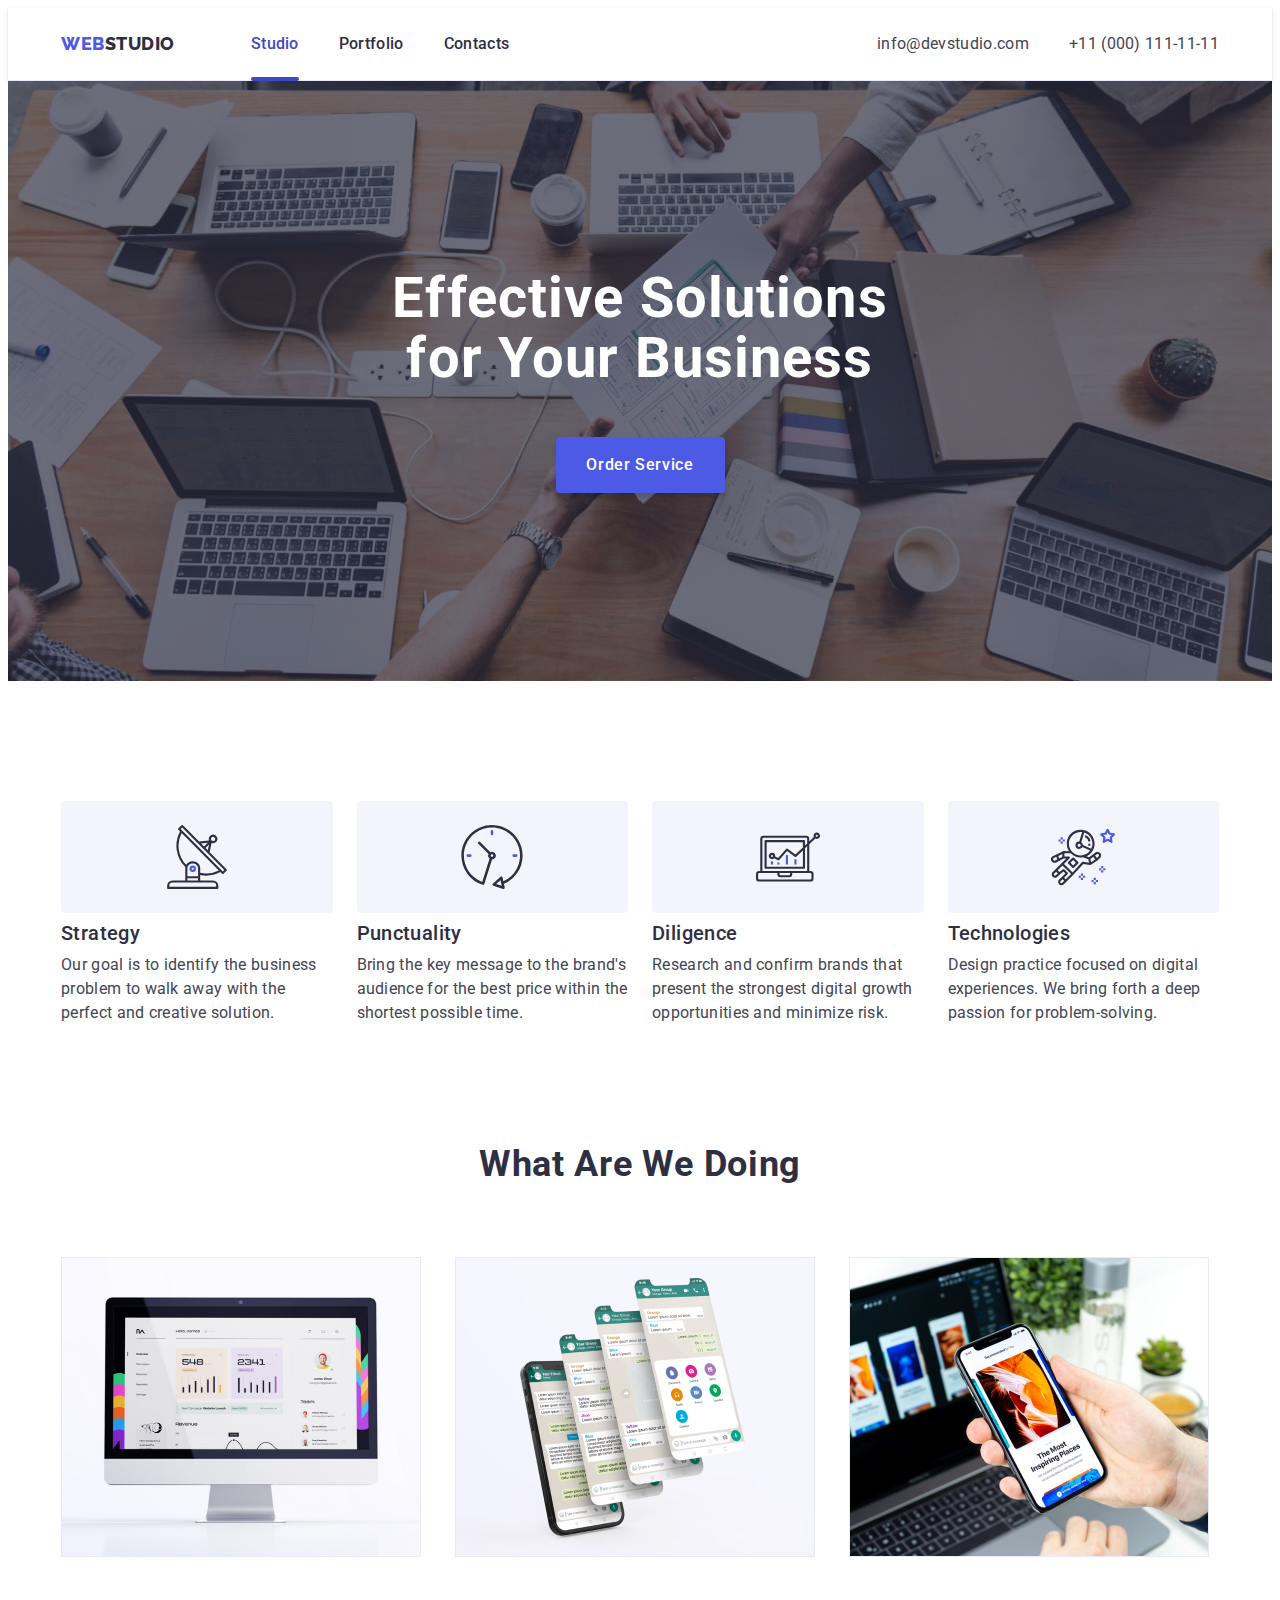
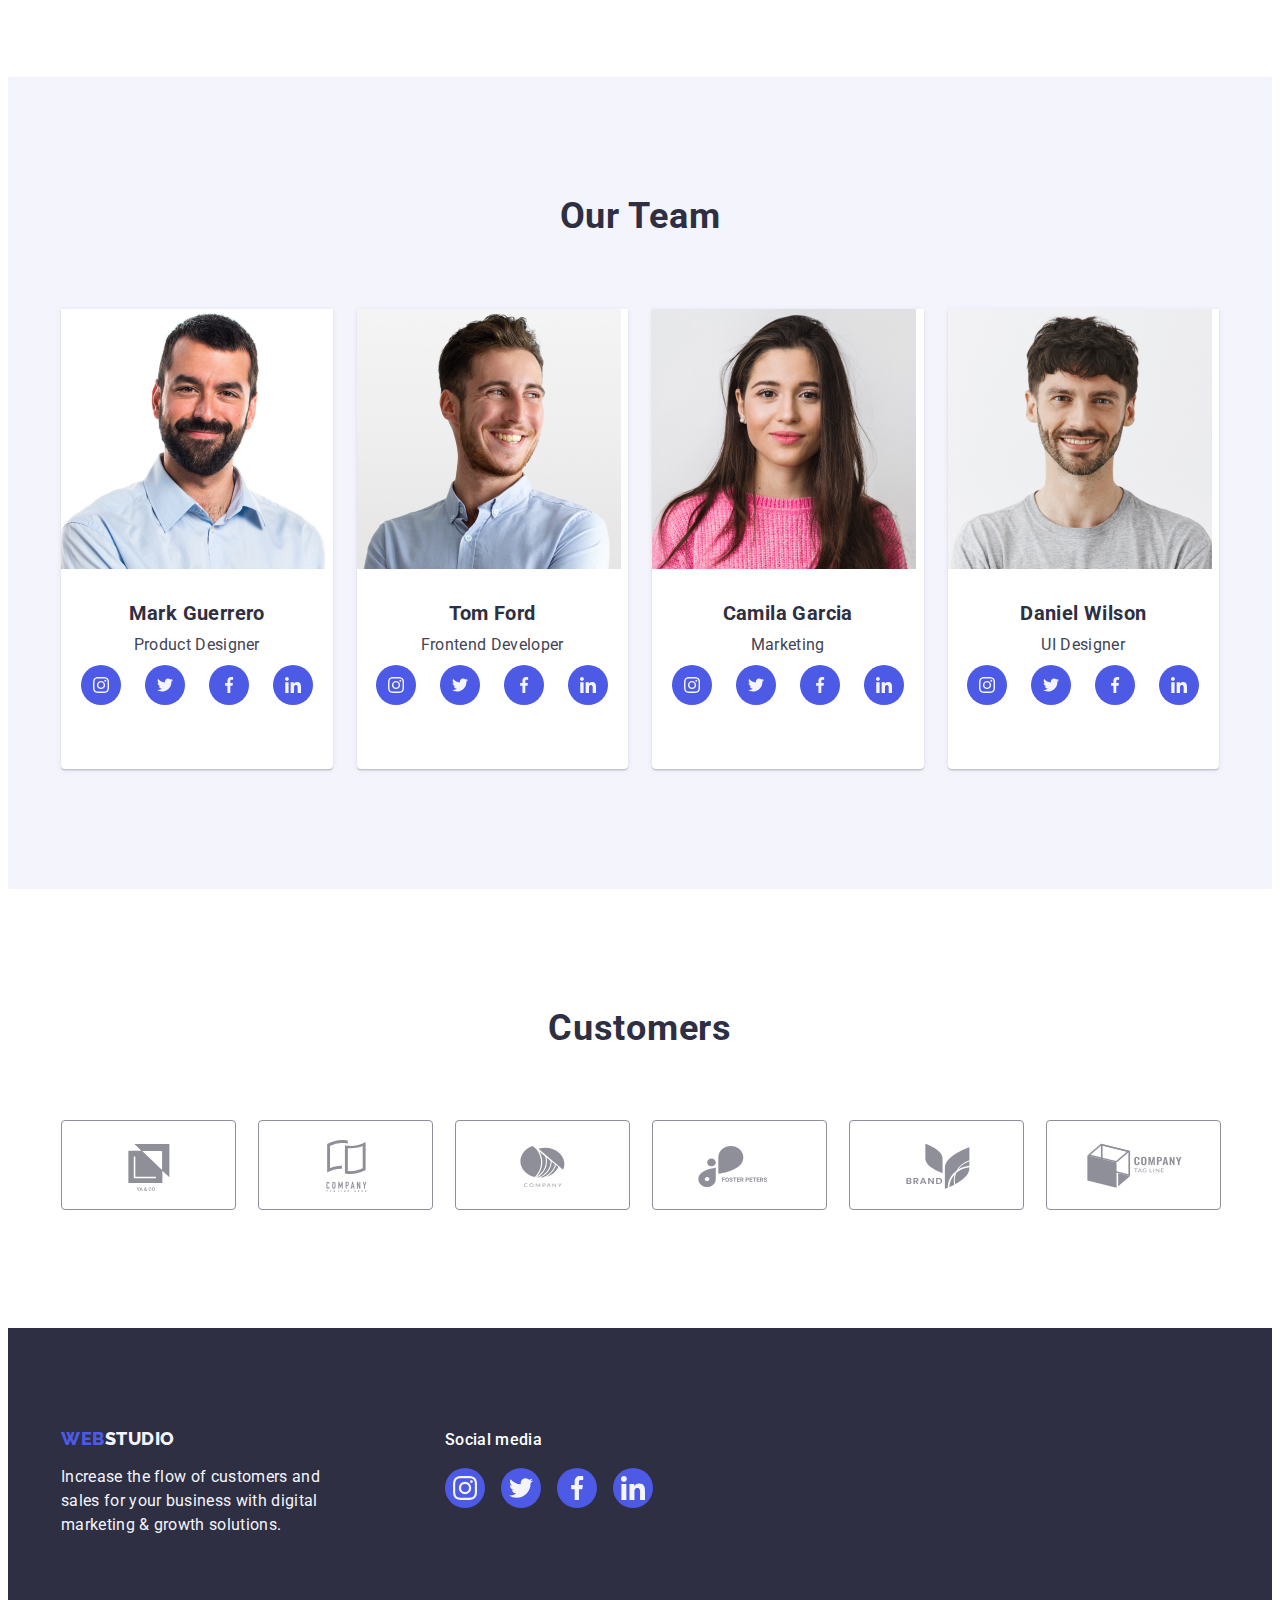
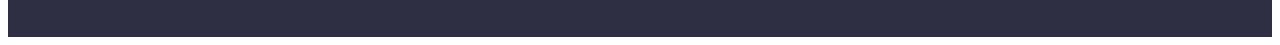
<file: index.html>
<!DOCTYPE html>
<html lang="en">
  <head>
    <meta charset="UTF-8" />
    <meta http-equiv="X-UA-Compatible" content="IE=edge" />
    <meta name="viewport" content="width=device-width, initial-scale=1.0" />
    <title>WebStudio</title>
    <link rel="preconnect" href="https://fonts.googleapis.com" />
    <link rel="preconnect" href="https://fonts.gstatic.com" crossorigin />
    <link
      href="https://fonts.googleapis.com/css2?family=Raleway:wght@800&family=Roboto:wght@400;500;700;900&display=swap"
      rel="stylesheet"
    />
    <link
      rel="stylesheet"
      href="https://cdnjs.cloudflare.com/ajax/libs/modern-normalize/1.1.0/modern-normalize.min.css"
      integrity="sha512-wpPYUAdjBVSE4KJnH1VR1HeZfpl1ub8YT/NKx4PuQ5NmX2tKuGu6U/JRp5y+Y8XG2tV+wKQpNHVUX03MfMFn9Q=="
      crossorigin="anonymous"
      referrerpolicy="no-referrer"
    />
    <link rel="stylesheet" href="./css/styles.css" />
  </head>
  <body>
    <!-- Header section -->

    <header class="header-page">
      <div class="nav-container container">
        <!-- Navigation -->
        <nav class="header-nav">
          <a href="./index.html" class="header-logo link "
            >Web<span class="logo-span">Studio</span></a
          >
          <ul class="menu-list list">
            <li class="menu-item">
              <a href="./index.html" class="menu-link link current">Studio</a>
            </li>
            <li class="menu-item">
              <a href="./portfolio.html" class="menu-link link">Portfolio</a>
            </li>
            <li class="menu-item">
              <a href="" class="menu-link link">Contacts</a>
            </li>
          </ul>
        </nav>
        <!-- Addres -->
        <address class="header-address">
          <ul class="header-address-list list">
            <li>
              <a class="link-text link" href="mailto:info@devstudio.com"
                >info@devstudio.com</a
              >
            </li>
            <li>
              <a class="link-text link" href="tel:+110001111111"
                >+11 (000) 111-11-11</a
              >
            </li>
          </ul>
        </address>
      </div>
    </header>
    <main>
                                                <!-- Hero section -->
      <section class="hero">
        <div class="hero-container container">
          <h1 class="hero-title">Effective Solutions for Your Business</h1>
          <button class="hero-button" type="button" data-modal-open>Order Service</button>
        </div>
      </section>
      <!--========================================= features section====================================== -->
      <section class="features">
        <div class="container">
          <h2 class="features" hidden>features</h2>
          <ul class="features-list list">
            <li class="features-title">
              <div class="icon">
                <svg width="64" height="64">
                  <use href="./images/icons.svg#icon-antenna"></use>
                </svg>
              </div>
              <h3 class="title-features">Strategy</h3>
              <p class="text">
                Our goal is to identify the business problem to walk away with
                the perfect and creative solution.
              </p>
            </li>
            <li class="features-title">
              <div class="icon">
                <svg width="64" height="64">
                  <use href="./images/icons.svg#icon-clock"></use>
                </svg>
              </div>
              <h3 class="title-features">Punctuality</h3>
              <p class="text">
                Bring the key message to the brand's audience for the best price
                within the shortest possible time.
              </p>
            </li>
            <li class="features-title">
              <div class="icon">
                <svg width="64" height="64">
                  <use href="./images/icons.svg#icon-diagram"></use>
                </svg>
              </div>
              <h3 class="title-features">Diligence</h3>
              <p class="text">
                Research and confirm brands that present the strongest digital
                growth opportunities and minimize risk.
              </p>
            </li>
            <li class="features-title">
              <div class="icon">
                <svg width="64" height="64">
                  <use href="./images/icons.svg#icon-astronaut"></use>
                </svg>
              </div>
              <h3 class="title-features">Technologies</h3>
              <p class="text">
                Design practice focused on digital experiences. We bring forth a
                deep passion for problem-solving.
              </p>
            </li>
          </ul>
        </div>
      </section>
      <!--========================================== Section About =======================================-->
      <section class="about">
        <div class="container">
          <h2 class="about-title title">What are we doing</h2>
          <ul class="about-list list">
            <li class="images">
              <img
                class="img"
                src="./images/img_1.jpg"
                alt="iMac"
                width="360"
                height="300"
              />
            </li>
            <li class="images">
              <img
                class="img"
                src="./images/img_2.jpg"
                alt="iPhon"
                width="360"
                height="300"
              />
            </li>
            <li class="images">
              <img
                class="img"
                src="./images/img_3.jpg"
                alt="Mac_Booc_and_iPhone"
                width="360"
                height="300"
              />
            </li>
          </ul>
        </div>
      </section>
      <!--================================= Employees section ================================================-->
      <section class="employee">
        <div class="container">
          <h2 class="employee-title-list title">Our Team</h2>
          <ul class="employee-list list">
            <li class="employee-item">
              <img
                class="img"
                src="./images/img-1.jpg"
                alt="photo"
                width="264"
                height="260"
              />
              <div class="employee-container">
                <h3 class="employee-title">Mark Guerrero</h3>
                <p class="employee-text text">Product Designer</p>
                <ul class="social-icon-list">
                  <li class="social-icon list">
                    <a href="#" class="social-icon-link">
                      <svg class="social" width="16" height="16">
                        <use href="./images/icons.svg#icon-instagram"></use>
                      </svg>
                    </a>
                  </li>
                  <li class="social-icon list">
                    <a href="#" class="social-icon-link">
                      <svg class="social" width="16" height="16">
                        <use href="./images/icons.svg#icon-twitter"></use>
                      </svg>
                    </a>
                  </li>
                  <li class="social-icon list">
                    <a href="#" class="social-icon-link">
                      <svg class="social" width="16" height="16">
                        <use href="./images/icons.svg#icon-facebook"></use>
                      </svg>
                    </a>
                  </li>
                  <li class="social-icon list">
                    <a href="#" class="social-icon-link">
                      <svg class="social" width="16" height="16">
                        <use href="./images/icons.svg#icon-linkedin"></use>
                      </svg>
                    </a>
                  </li>
                </ul>
              </div>
            </li>
            <li class="employee-item">
              <img
                class="img"
                src="./images/img-2.jpg"
                alt="photo"
                width="264"
                height="260"
              />
              <div class="employee-container">
                <h3 class="employee-title">Tom Ford</h3>
                <p class="employee-text text">Frontend Developer</p>
                <ul class="social-icon-list">
                  <li class="social-icon list">
                    <a href="#" class="social-icon-link">
                      <svg class="social" width="16" height="16">
                        <use href="./images/icons.svg#icon-instagram"></use>
                      </svg>
                    </a>
                  </li>
                  <li class="social-icon list">
                    <a href="#" class="social-icon-link">
                      <svg class="social" width="16" height="16">
                        <use href="./images/icons.svg#icon-twitter"></use>
                      </svg>
                    </a>
                  </li>
                  <li class="social-icon list">
                    <a href="#" class="social-icon-link">
                      <svg class="social" width="16" height="16">
                        <use href="./images/icons.svg#icon-facebook"></use>
                      </svg>
                    </a>
                  </li>
                  <li class="social-icon list">
                    <a href="#" class="social-icon-link">
                      <svg class="social" width="16" height="16">
                        <use href="./images/icons.svg#icon-linkedin"></use>
                      </svg>
                    </a>
                  </li>
                </ul>
              </div>
            </li>
            <li class="employee-item">
              <img
                class="img"
                src="./images/img-3.jpg"
                alt="photo"
                width="264"
                height="260"
              />
              <div class="employee-container">
                <h3 class="employee-title">Camila Garcia</h3>
                <p class="employee-text text">Marketing</p>
                <ul class="social-icon-list">
                  <li class="social-icon list">
                    <a href="#" class="social-icon-link">
                      <svg class="social" width="16" height="16">
                        <use href="./images/icons.svg#icon-instagram"></use>
                      </svg>
                    </a>
                  </li>
                  <li class="social-icon list">
                    <a href="#" class="social-icon-link">
                      <svg class="social" width="16" height="16">
                        <use href="./images/icons.svg#icon-twitter"></use>
                      </svg>
                    </a>
                  </li>
                  <li class="social-icon list">
                    <a href="#" class="social-icon-link">
                      <svg class="social" width="16" height="16">
                        <use href="./images/icons.svg#icon-facebook"></use>
                      </svg>
                    </a>
                  </li>
                  <li class="social-icon list">
                    <a href="#" class="social-icon-link">
                      <svg class="social" width="16" height="16">
                        <use href="./images/icons.svg#icon-linkedin"></use>
                      </svg>
                    </a>
                  </li>
                </ul>
              </div>
            </li>
            <li class="employee-item">
              <img
                class="img"
                src="./images/img-4.jpg"
                alt="photo"
                width="264"
                height="260"
              />
              <div class="employee-container">
                <h3 class="employee-title">Daniel Wilson</h3>
                <p class="employee-text text">UI Designer</p>
                <ul class="social-icon-list">
                  <li class="social-icon list">
                    <a href="#" class="social-icon-link">
                      <svg class="social" width="16" height="16">
                        <use href="./images/icons.svg#icon-instagram"></use>
                      </svg>
                    </a>
                  </li>
                  <li class="social-icon list">
                    <a href="#" class="social-icon-link">
                      <svg class="social" width="16" height="16">
                        <use href="./images/icons.svg#icon-twitter"></use>
                      </svg>
                    </a>
                  </li>
                  <li class="social-icon list">
                    <a href="#" class="social-icon-link">
                      <svg class="social" width="16" height="16">
                        <use href="./images/icons.svg#icon-facebook"></use>
                      </svg>
                    </a>
                  </li>
                  <li class="social-icon list">
                    <a href="#" class="social-icon-link">
                      <svg class="social" width="16" height="16">
                        <use href="./images/icons.svg#icon-linkedin"></use>
                      </svg>
                    </a>
                  </li>
                </ul>
              </div>
            </li>
          </ul>
        </div>
      </section>
      <!-- ==============================Company =======================================================-->
      <section class="company-section">
        <div class="container">
          <h2 class="title company-title">Customers</h2>
          <ul class="list company-item">
            <li class="company-logotype">
              <a class="company-link" href="#"
                ><svg class="company-icon" width="104" height="56">
                  <use href="./images/icons.svg#icon-Logo"></use>
                </svg>
              </a>
            </li>
            <li class="company-logotype">
              <a class="company-link" href="#"
                ><svg class="company-icon" width="104" height="56">
                  <use href="./images/icons.svg#icon-Logo_1"></use>
                </svg>
              </a>
            </li>
            <li class="company-logotype">
              <a class="company-link" href="#"
                ><svg class="company-icon" width="104" height="56">
                  <use href="./images/icons.svg#icon-Logo_2"></use>
                </svg>
              </a>
            </li>
            <li class="company-logotype">
              <a class="company-link" href="#"
                ><svg class="company-icon" width="104" height="56">
                  <use href="./images/icons.svg#icon-Logo_3"></use>
                </svg>
              </a>
            </li>
            <li class="company-logotype">
              <a class="company-link" href="#"
                ><svg class="company-icon" width="104" height="56">
                  <use href="./images/icons.svg#icon-Logo_4"></use>
                </svg>
              </a>
            </li>
            <li class="company-logotype">
              <a href="#" class="company-link"
                ><svg class="company-icon" width="104" height="56">
                  <use href="./images/icons.svg#icon-Logo_5"></use>
                </svg>
              </a>
            </li>
          </ul>
        </div>
      </section>
    </main>
    <!-- ============================================Footer================================================== -->
    <footer class="footer">
      <div class="footer-items-container container">
        <div class="footer-container">
          <a class="foter-logoo link" href="./index.html"
            >Web<span class="footer-span">Studio</span></a
          >
          <p class="footer-text">
            Increase the flow of customers and sales for your business with
            digital marketing & growth solutions.
          </p>
        </div>
        <div class="footer-media-container">
          <p class="social-media">Social media</p>
          <ul class="footer-icon-list list">
            <li class="footer-icons">
              <a href="" class="footer-social-link">
                <svg class="footer-social-icon" width="24" height="24">
                  <use  href="./images/icons.svg#icon-instagram"></use>
                </svg>
              </a>
            </li>
            <li class="footer-icons">
              <a href="" class="footer-social-link">
                <svg class="footer-social-icon" width="24" height="24">
                  <use href="./images/icons.svg#icon-twitter"></use>
                </svg>
              </a>
            </li>
            <li class="footer-icons">
              <a href="" class="footer-social-link">
                <svg class="footer-social-icon" width="24" height="24">
                  <use href="./images/icons.svg#icon-facebook"></use>
                </svg>
              </a>
            </li>
            <li class="footer-icons">
              <a href="" class="footer-social-link">
                <svg class="footer-social-icon" width="24" height="24">
                  <use href="./images/icons.svg#icon-linkedin"></use>
                </svg>
              </a>
            </li>
          </ul>
        </div>
      </div>
    </footer>
    <div class="backdrop is-hidden " data-modal>
      <div class="modal">
        <button type="button" class="modal-close-btn" data-modal-close>
          <svg class="modal-close-icon" width="8" height="8">
            <use href="./images/icons.svg#icon-close"></use>
          </svg>
        </button>
      </div>
    </div>
    <script src="./js/modal.js"></script>
  </body>
</html>
</file>
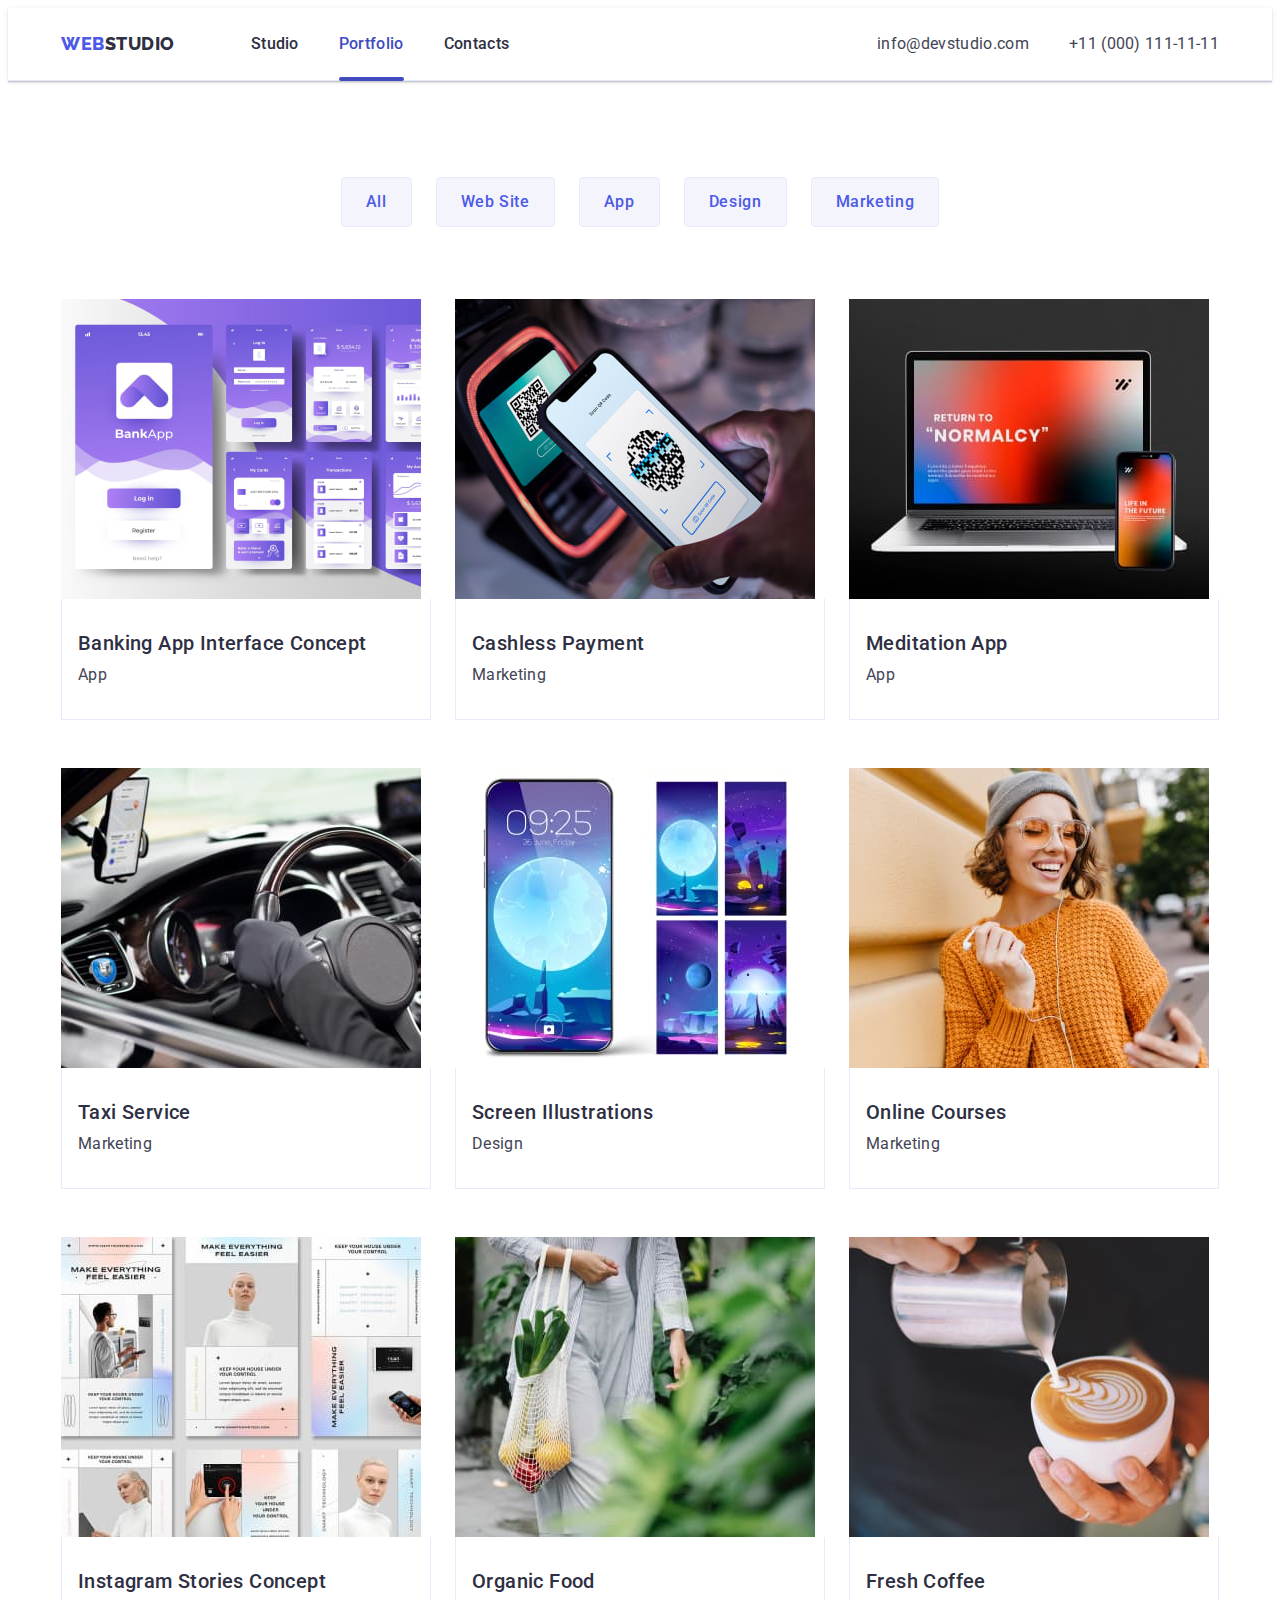
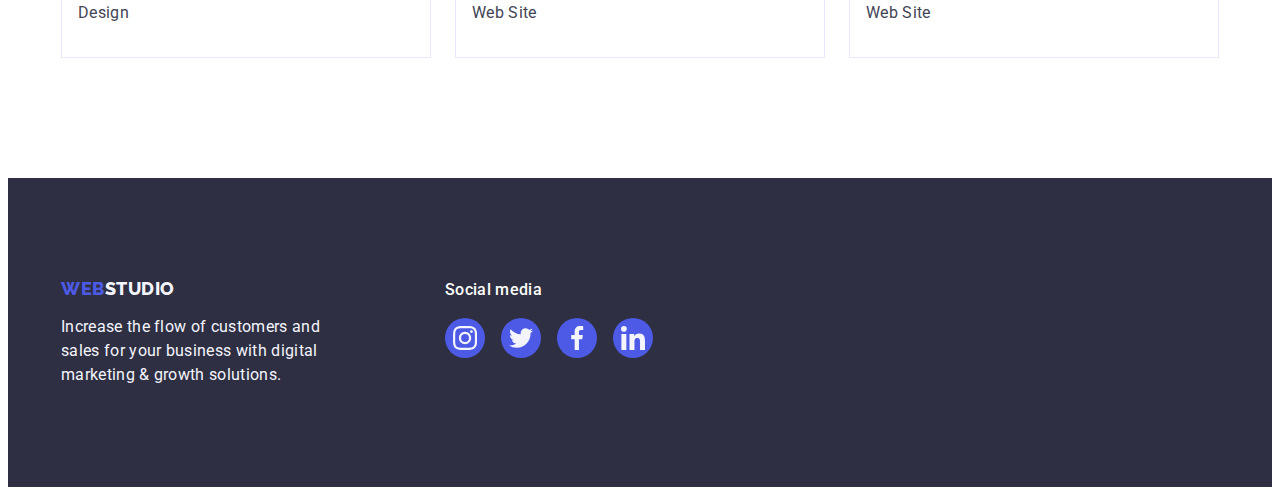
<file: portfolio.html>
<!DOCTYPE html>
<html lang="en">
  <head>
    <meta charset="UTF-8" />
    <meta http-equiv="X-UA-Compatible" content="IE=edge" />
    <meta name="viewport" content="width=device-width, initial-scale=1.0" />
    <title>WebStudio</title>
    <link rel="preconnect" href="https://fonts.googleapis.com" />
    <link rel="preconnect" href="https://fonts.gstatic.com" crossorigin />
    <link
      href="https://fonts.googleapis.com/css2?family=Raleway:wght@800&family=Roboto:wght@400;500;700;900&display=swap"
      rel="stylesheet"
    />
    <link
      rel="stylesheet"
      href="https://cdnjs.cloudflare.com/ajax/libs/modern-normalize/1.1.0/modern-normalize.min.css"
      integrity="sha512-wpPYUAdjBVSE4KJnH1VR1HeZfpl1ub8YT/NKx4PuQ5NmX2tKuGu6U/JRp5y+Y8XG2tV+wKQpNHVUX03MfMFn9Q=="
      crossorigin="anonymous"
      referrerpolicy="no-referrer"
    />
    <link rel="stylesheet" href="./css/styles.css" />
  </head>
  <body class="body">
    <!-- Header section -->
    <header class="header-page">
      <!-- Navigation -->
      <div class="nav-container container">
        <!-- Navigation -->
        <nav class="header-nav">
          <a href="./index.html" class="header-logo link"
            >Web<span class="logo-span">Studio</span></a
          >
          <ul class="menu-list list">
            <li class="menu-item">
              <a href="./index.html" class="menu-link link">Studio</a>
            </li>
            <li class="menu-item">
              <a href="./portfolio.html" class="menu-link link current">Portfolio</a>
            </li>
            <li class="menu-item">
              <a href="" class="menu-link link">Contacts</a>
            </li>
          </ul>
        </nav>
        <!-- Addres -->
        <address class="header-address">
          <ul class="header-address-list list">
            <li>
              <a class="link-text link" href="mailto:info@devstudio.com"
                >info@devstudio.com</a
              >
            </li>
            <li>
              <a class="link-text link" href="tel:+110001111111"
                >+11 (000) 111-11-11</a
              >
            </li>
          </ul>
        </address>
      </div>
    </header>
    <main>
      <section class="portfolio-section">
        <!--===================== Filters Btn ===================-->
        <div class="container">
          <h1 hidden>Portfolio></h1>
          <ul class="list portfolio-filters">
            <li>
              <button class="portfolio-btn" type="button">All</button>
            </li>
            <li>
              <button class="portfolio-btn" type="button">Web Site</button>
            </li>
            <li>
              <button class="portfolio-btn" type="button">App</button>
            </li>
            <li>
              <button class="portfolio-btn" type="button">Design</button>
            </li>
            <li>
              <button class="portfolio-btn" type="button">Marketing</button>
            </li>
          </ul>
<!-- ================================Cards================================ -->
          <ul class="list card-content">
            <li class="card-item">
              <a href="" class="link portfolio-link">
                <div class="cards-overlay">
                  <img
                  class="img"
                  src="./images/portfolio/img-1.jpg"
                  alt="Banking App Interface Concept"
                  width="360"
                  height="300"
                  />
                  <p class="text-overlay">
                    14 Stylish and User-Friendly App Design Concepts · Task Manager App · Calorie Tracker App · Exotic Fruit Ecommerce App · Cloud Storage App

                  </p>
                </div>
                
                <div class="card-info">
                  <h2 class="title portfolio-title">Banking App Interface Concept</h2>
                  <p class="text">App</p>
                </div>
               </a> 
              
            </li>
            <li class="card-item">
              <a href="" class="link portfolio-link">
                <div class="cards-overlay">
                    <img
                    class="img"
                    src="./images/portfolio/img-2.jpg"
                    alt="Cashless Payment"
                    width="360"
                    height="300"
                  />
                  <p class="text-overlay">
                    14 Stylish and User-Friendly App Design Concepts · Task Manager App · Calorie Tracker App · Exotic Fruit Ecommerce App · Cloud Storage App

                  </p>
                </div>
                
                <div class="card-info">
                  <h2 class="title portfolio-title">Cashless Payment</h2>
                  <p class="text">Marketing</p>
                            
                </div>
              </a>
            </li>
            <li class="card-item">
              <a href="" class="link portfolio-link">
                <div class="cards-overlay">
                  <img
                  class="img"
                  src="./images/portfolio/img-3.jpg"
                  alt="Meditation App"
                  width="360"
                  height="300"
                  />
                  <p class="text-overlay">
                    14 Stylish and User-Friendly App Design Concepts · Task Manager App · Calorie Tracker App · Exotic Fruit Ecommerce App · Cloud Storage App

                  </p>
                </div>
               
                <div class="card-info">
                  <h2 class="title portfolio-title">Meditation App</h2>
                  <p class="text">App</p>
              
                </div>
              </a> 
            </li>
            <li class="card-item">
              <a href="" class="link portfolio-link">
                <div class="cards-overlay">
                    <img
                    class="img"
                    src="./images/portfolio/img-4.jpg"
                    alt="Taxi Service"
                    width="360"
                    height="300"
                  />
                  <p class="text-overlay">
                    14 Stylish and User-Friendly App Design Concepts · Task Manager App · Calorie Tracker App · Exotic Fruit Ecommerce App · Cloud Storage App

                  </p>
                </div>
               
                <div class="card-info">
                  <h2 class="title portfolio-title">Taxi Service</h2>
                  <p class="text">Marketing</p>
              
                </div>
              </a> 
            </li>
            <li class="card-item">
              <a href="" class="link portfolio-link">
                <div class="cards-overlay">
                    <img
                    class="img"
                    src="./images/portfolio/img-5.jpg"
                    alt="Screen Illustrations"
                    width="360"
                    height="300"
                  />
                  <p class="text-overlay">
                    14 Stylish and User-Friendly App Design Concepts · Task Manager App · Calorie Tracker App · Exotic Fruit Ecommerce App · Cloud Storage App
                  </p>
                </div>
               
                <div class="card-info">
                  <h2 class="title portfolio-title">Screen Illustrations</h2>
                  <p class="text">Design</p>
                  
              
                </div>
              </a>
            </li>
            <li class="card-item">
              <a href="" class="link portfolio-link">
                <div class="cards-overlay">
                    <img
                    class="img"
                    src="./images/portfolio/img-6.jpg"
                    alt="Online Courses"
                    width="360"
                    height="300"
                  />
                  <p class="text-overlay">
                    14 Stylish and User-Friendly App Design Concepts · Task Manager App · Calorie Tracker App · Exotic Fruit Ecommerce App · Cloud Storage App

                  </p>
                </div>
               
                <div class="card-info">
                  <h2 class="title portfolio-title">Online Courses</h2>
                  <p class="text">Marketing</p>
                                   
                </div>
              </a>
            </li>
            <li class="card-item">
              <a href="" class="link portfolio-link">
                <div class="cards-overlay">
                    <img
                    class="img"
                    src="./images/portfolio/img-7.jpg"
                    alt="Instagram Stories Concept"
                    width="360"
                    height="300"
                  />
                  <p class="text-overlay">
                    14 Stylish and User-Friendly App Design Concepts · Task Manager App · Calorie Tracker App · Exotic Fruit Ecommerce App · Cloud Storage App

                  </p>
                </div>
               
                <div class="card-info">
                    <h2 class="title portfolio-title">Instagram Stories Concept</h2>
                    <p class="text">Design</p>
                                            
                </div>
              </a > 
            </li>
            <li class="card-item">
              <a href="" class="link portfolio-link">
                <div class="cards-overlay">
                    <img
                    class="img"
                    src="./images/portfolio/img-8.jpg"
                    alt="Organic Food"
                    width="360"
                    height="300"
                  />
                  <p class="text-overlay">
                    14 Stylish and User-Friendly App Design Concepts · Task Manager App · Calorie Tracker App · Exotic Fruit Ecommerce App · Cloud Storage App

                  </p>
                </div>
               
                <div class="card-info">
                  <h2 class="title portfolio-title">Organic Food</h2>
                  <p class="text">Web Site</p>
              
                </div>
              </a>
            </li>
            <li class="card-item">
              <a href="" class="link portfolio-link ">
                <div class="cards-overlay">
                    <img
                    class="img"
                    src="./images/portfolio/img-9.jpg"
                    alt="Fresh Coffee"
                    width="360"
                    height="300"
                  />
                  <p class="text-overlay">
                    14 Stylish and User-Friendly App Design Concepts · Task Manager App · Calorie Tracker App · Exotic Fruit Ecommerce App · Cloud Storage App

                  </p>
                </div>
               
                <div class="card-info">
                  <h2 class="title portfolio-title">Fresh Coffee</h2>
                  <p class="text">Web Site</p>
              
                </div>
              </a>  
            </li>
          </ul>
        </div>
      </section>
    </main>

    <!-- Footer -->
    <footer class="footer">
      <div class="footer-items-container container">
        <div class="footer-container">
          <a class="foter-logoo link" href="./index.html"
            >Web<span class="footer-span">Studio</span></a
          >
          <p class="footer-text">
            Increase the flow of customers and sales for your business with
            digital marketing & growth solutions.
          </p>
        </div>
        <div class="footer-media-container">
          <p class="social-media">Social media</p>
          <ul class="footer-icon-list list">
            <li class="footer-icons">
              <a href="" class="footer-social-link">
                <svg class="footer-social-icon" width="24" height="24">
                  <use  href="./images/icons.svg#icon-instagram"></use>
                </svg>
              </a>
            </li>
            <li class="footer-icons">
              <a href="" class="footer-social-link">
                <svg class="footer-social-icon" width="24" height="24">
                  <use href="./images/icons.svg#icon-twitter"></use>
                </svg>
              </a>
            </li>
            <li class="footer-icons">
              <a href="" class="footer-social-link">
                <svg class="footer-social-icon" width="24" height="24">
                  <use href="./images/icons.svg#icon-facebook"></use>
                </svg>
              </a>
            </li>
            <li class="footer-icons">
              <a href="" class="footer-social-link">
                <svg class="footer-social-icon" width="24" height="24">
                  <use href="./images/icons.svg#icon-linkedin"></use>
                </svg>
              </a>
            </li>
          </ul>
        </div>
      </div>
    </footer>
  </body>
</html>
</file>
<file: css/styles.css>
:root {
  --primary-background-color: #ffffff;
  --secondary-background-color: #2e2f42;
  --third-backgrround-color: #f4f4fd;
  --primary-text-color: #434455;
  --second-text-color: #2e2f42;
  --third-text-color: #f4f4fd;
  --left-logo-color: #4d5ae5;
}
body {
  background-color: var(--primary-background-color);
  font-family: "Roboto", sans-serif;
  color: var(--primary-text-color);
  font-family: "Roboto", sans-serif;
  letter-spacing: 0.02em;
}
.list {
  list-style: none;
  margin-top: 0;
  margin-bottom: 0;
  padding-left: 0;
}
h1,h2,h3,p {
  margin-top: 0;
  margin-bottom: 0;
}
.link {
  text-decoration: none;
}
.title {
  color: var(--second-text-color);
  letter-spacing: 0.02em;

}
.text {
  color: var(--primary-text-color);
  font-size: 16px;
  line-height: 1.5;
}
.header-page {
  max-width: 1440px;
  margin: auto;
  border-bottom: 1px solid #e7e9fc;
  padding-top: 24px;
  padding-bottom: 24px;
  box-shadow: 0px 2px 1px rgba(46, 47, 66, 0.08), 0px 1px 1px rgba(46, 47, 66, 0.16), 0px 1px 6px rgba(46, 47, 66, 0.08);
}

.header-logo {
  margin-right: 76px;
}

.header-logo,
.foter-logoo {
  font-family: "Raleway", sans-serif;
  font-weight: 800;
  font-size: 18px;
  line-height: 1.17;
  letter-spacing: 0.03em;
  text-transform: uppercase;
  color: var(--left-logo-color);
}
.logo-span {
  color: #2e2f42;
}
.footer-span {
  color: var(--third-text-color);
}
.menu-list {
  list-style: none;
  display: flex;
  gap: 40px;
  padding-left: 0;
}
.menu-link:hover,
.menu-link:focus {
  color: #404bbf;
  transition: 250ms cubic-bezier(0.4, 0, 0.2, 1);
}
.menu-link {
  position: relative;
  padding-top: 24px;
  padding-bottom: 24px;
  font-style: normal;
  font-weight: 500;
  font-size: 16px;
  line-height: 1.5;
  letter-spacing: 0.02em;
  color: #2e2f42;
}

.menu-link::after {
  
}
/* .menu-link:hover::after {
  content: '';
  bottom: -4px;
  left: 0;
  position: absolute;
  width: 100%;
  height: 4px;
  background-color: #404BBF;
  transition: 250ms;
  
  
  width: 100%;
  opacity: 1;
} */

.current::after {
  content: '';
  bottom: -4px;
  left: 0;
  position: absolute;
  width: 100%;
  height: 4px;
  background-color: #404BBF;
  transition: 250ms;
  border-radius: 2px;
}

.current {
  color: #404BBF;
}


.header-nav:hover {
  color: #404bbf;
}
.header-nav {
  text-decoration: none;
  display: flex;
  align-items: center;
 
}
.container {
  margin: 0 auto;
  padding-left: 15px;
  padding-right: 15px;
  max-width: 1158px;
}
.nav-container {
  display: flex;
  justify-content: space-between;
}
.nav-container .menu-item {
  font-weight: 500;
  font-size: 16px;
  line-height: 1.5;
  letter-spacing: 0.02em;
  color: var(--second-text-color);
}

.header-address {
  font-style: normal;
  font-weight: 400;
  font-size: 16px;
  line-height: 1.5;
  letter-spacing: 0.02em;
  color: var(--primary-text-color);
}
.header-address-list {
  display: flex;
  gap: 40px;
  padding-left: 0;
 
}
.link-text {
  font-style: normal;
  font-weight: 400;
  font-size: 16px;
  line-height: 1.5;
  letter-spacing: 0.02em;
  color: #434455;
}
.link-text:hover,
.link-text:focus {
  color: #404bbf;
  transition: 250ms cubic-bezier(0.4, 0, 0.2, 1);
}
                        /*========= Hero================ */
.hero {
  background-color: var(--secondary-background-color);
  max-width: 1440px;
  margin: auto;
  background-repeat: no-repeat;
  background-position: center;
  padding-top: 188px;
  padding-bottom: 188px;
  background-image: linear-gradient(rgba(46, 47, 66, 0.7),rgba(46, 47, 66, 0.7)), url("../images/people-office.jpg");
  background-size: cover;
}

.hero-title {
  margin-left: auto;
  margin-right: auto;
  font-weight: 700;
  font-size: 56px;
  line-height: 1.07;
  max-width: 496px;
  letter-spacing: 0.02em;
  color: var(--primary-background-color);
  margin-top: 0;
  margin-bottom: 48px;
  text-align: center;
}
.hero-button:hover,
.hero-button:focus {
  background-color: #404bbf;
  transition: 250ms cubic-bezier(0.4, 0, 0.2, 1);
}


.hero-button {
  margin-left: auto;
  margin-right: auto;
  display: block;
  min-width: 169px;
  height: 56px;
  border: none;
  font-family: "Roboto", sans-serif;
  font-weight: 500;
  font-size: 16px;
  line-height: 1.5;
  color: #ffffff;
  letter-spacing: 0.04em;
  background-color: #4d5ae5;
  cursor: pointer;
  text-align: center;
  box-shadow: 0px 4px 4px rgba(0, 0, 0, 0.15);
  border-radius: 4px;
}
                /*======================== features==================================== */
.features {
  padding-top: 120px;
  padding-bottom: 120px;
}
.icon {
  display: flex;
  align-items: center;
  justify-content: center;
  height: 112px;
  background-color: #f4f4fd;
  border-radius: 4px;
  margin-bottom: 8px;
  
}
.features-list {
  display: flex;
  gap: 24px;
  padding-left: 0;
}
.features-title {
  flex-basis: calc((100% - 72px) / 4);
}
.title-features {
  margin-top: 0;
  margin-bottom: 8px;
  font-style: normal;
  font-weight: 500;
  font-size: 20px;
  line-height: 1.2;
  letter-spacing: 0.02em;
  color: var(--second-text-color);
}
.text {
  margin-top: 0;
  margin-bottom: 0;
  font-size: 16px;
  line-height: 1.5;
  letter-spacing: 0.02em;
  color: var(--primary-text-color);
}
   /*====================================== about=========================================== */
.about {
  padding-bottom: 120px;
}
.about-title {
  margin-bottom: 72px;
  font-size: 36px;
  line-height: 1.11;
  text-align: center;
  letter-spacing: 0.02em;
  text-transform: capitalize;
  color: var(--second-text-color);
}
.about-list {
  display: flex;
  gap: 24px;
  padding-left: 0;
}
.images {
  flex-basis: calc((100% - 48px) / 3);
  width: 360px;
  height: 300px;
}
img {
  display: block;
}
.img {
  display: block;
  /* border: 1px solid #e7e9fc; */
}

/*=================================EMpLOyee======================================== */
.employee {
  background: var(--third-backgrround-color);
  padding-top: 120px;
  padding-bottom: 120px;
  max-width: 1440px;
  margin: auto;
}
.employee-title-list {
  margin-bottom: 72px;
  text-align: center;
  font-size: 36px;
  line-height: 1.11;
  letter-spacing: 0.02em;
  text-transform: capitalize;
  color: var(--second-text-color);
}
.employee-title {
  margin-top: 0;
  margin-bottom: 8px;
  font-size: 20px;
  line-height: 1.2;
  text-align: center;
  letter-spacing: 0.02em;
  text-transform: capitalize;
  color: var(--second-text-color);
}
.employee-list {
  
  display: flex;
  gap: 24px;
  padding-left: 0;
}
.employee-item {
  background-color: var(--primary-background-color);
  box-shadow: 0px 1px 6px rgba(46, 47, 66, 0.08),
    0px 1px 1px rgba(46, 47, 66, 0.16), 0px 2px 1px rgba(46, 47, 66, 0.08);
  flex-basis: calc((100% - 72px) / 4);
  height: 428px;
  padding: 0px 0px 32px;
  gap: 32px;
  border-radius: 0px 0px 4px 4px;
}
.employee-container {
  padding-top: 32px;
  padding-bottom: 32px;
  
  
}

.employee-text {
  text-align: center;
  margin-top: 0;
  margin-bottom: 8px;
}
.social-icon {
  width: 40px;
  height: 40px;

}
.social {
fill: #f4f4fd ;
}

.social-icon-link:hover,
.social-icon-link:focus {
background-color: #404BBF;
transition: 250ms cubic-bezier(0.4, 0, 0.2, 1);
}
.social-icon-link {
  height: 100%;
  width: 100%;
  background-color: #4d5ae5; 
  border-radius: 50%;
  display: flex;
  align-items: center;
  justify-content: center;
  transition-property: background-color;

} 

.social-icon-list {
  display: flex;
  
  padding-left: 0;
  justify-content: center;
  gap: 24px;
}
/* ========Company====== */
.company-section {
  padding-top: 120px;
  padding-bottom: 120px;
}
.company-title {
  margin-bottom: 72px;
  font-weight: 700;
font-size: 36px;
line-height: 1.1;
text-align: center;
letter-spacing: 0.02em;
text-transform: capitalize;

}
.company-item {
  display: flex;
  
  gap: 24px;
}



.company-logotype {
  width: calc((100% - 120px) / 6);
  height: 88px;
}




.company-icon {
  fill: currentColor;
}
.company-link:hover,
.company-link:focus {
  border-color: #404bbf;
  color: #404bbf;
  
   fill: #404BBF;
   transition: 250ms cubic-bezier(0.4, 0, 0.2, 1);
}

.company-link {
  justify-content: center;
  display: flex;
  height: 100%;
  width: 100%;
  align-items: center;
  border-radius: 4px;
  border: 1px solid #8e8f99;
  color: #8e8f99;

}
 

/*========================================= FOOTER=============================*/


.footer {
  background-color: var(--secondary-background-color);
  padding-top: 100px;
  padding-bottom: 100px;
  max-width: 1440px;
  margin: auto;
}

.footer-items-container {
  display: flex;
  align-items: baseline;
}

.footer-container {
  max-width: 264px;
  margin-right: 120px;
}

.foter-logoo {
  display: inline-block;
  margin-bottom: 16px;
}
.footer-text {
  font-style: normal;
  font-weight: 400;
  font-size: 16px;
  line-height: 1.5;
  letter-spacing: 0.02em;
  color: #f4f4fd;
  margin-top: 0;
  margin-bottom: 0;
  max-width: 264px;
}

.social-media {
  line-height: 1.5;
  letter-spacing: 0.02em;
  font-weight: 500;
  margin-top: 0px;
  margin-bottom: 16px;
  color: var(--primary-background-color)
}

.footer-media-container {
  
  max-width: 208px;

}

.footer-icon-list {
  
  display: flex;
  flex-direction: row;
  align-items: flex-start;
  padding: 0px;
  gap: 16px;
  
}

.footer-icons {
  width: 40px;
  height: 40px;

}

.footer-social-link {
  background-color: #4D5AE5;
width: 100%;
height: 100%;
border-radius: 50%;
display: flex;
align-items: center;
justify-content: center;

}

.footer-social-link:hover,
.footer-social-link:focus {
  background: #31D0AA;
  transition: 250ms cubic-bezier(0.4, 0, 0.2, 1);
}

.footer-social-icon {
  fill: #f4f4fd;
}
/*============================= Portfolio Styles=========================== */

.portfolio-section {
  padding-top: 96px;
  padding-bottom: 120px;
  
}
.portfolio-filters {
  display: flex;
  justify-content: center;
  gap: 24px;
  margin-bottom: 72px;
  padding-left: 0;
}
.portfolio-btn:hover,
.portfolio-btn:focus {
  color: #ffffff;
  background-color: #404bbf;
  border: 1px solid transparent;
  box-shadow: 0px 3px 1px rgba(0, 0, 0, 0.1), 0px 2px 1px rgba(0, 0, 0, 0.08), 0px 2px 2px rgba(0, 0, 0, 0.12);
  transition: 250ms cubic-bezier(0.4, 0, 0.2, 1);
}

.portfolio-link:hover,
.portfolio-link:focus {
  
  box-shadow: 0px 1px 6px rgba(46, 47, 66, 0.08), 0px 1px 1px rgba(46, 47, 66, 0.16), 0px 2px 1px rgba(46, 47, 66, 0.08);
}

.portfolio-link:hover:hover .text-overlay,
.portfolio-link:focus:focus .text-overlay {
  transform: translateY(0);

}

.portfolio-link {
  display: block;
  transition: box-shadow 250ms cubic-bezier(0.4, 0, 0.2, 1);
}


.portfolio-btn {
  padding: 12px 24px;
  font-family: "Roboto", sans-serif;
  font-weight: 500;
  font-size: 16px;
  line-height: 1.5;
  letter-spacing: 0.04em;
  color: var(--left-logo-color);
  background-color: var(--third-backgrround-color);
  cursor: pointer;
  border: 1px solid #E7E9FC;
  border-radius: 4px;
  flex-direction: row;
justify-content: center;
align-items: center;
}
/* ---------------------------Card-Content ---------------------------*/

.card-content {
  display: flex;
  
  flex-wrap: wrap;
  padding-left: 0;
  column-gap: 24px;
  row-gap: 48px;
}

.card-info {
  padding: 32px 16px;
  border: 1px solid #e7e9fc;
  border-top: none;
}

.card-item {
  flex-basis: calc((100% - 48px) / 3);
  
}

 .text-overlay {
  font-weight: 400;
  font-size: 16px;
  line-height: 1.5;
  
  color: #F4F4FD;
  position: absolute;
  background-color: #404BBF;
  width: 100%;
  height: 100%;
  top: 0;
  left: 0;
  transform: translateY(100%);
  transition: transform 250ms cubic-bezier(0.4, 0, 0.2, 1);
  
  padding: 40px 32px;
  margin: 0;
  letter-spacing: 0.02em;
  overflow: auto;
}

.cards-overlay {
  position: relative;
  overflow: hidden;
}

.portfolio-title {
  margin-bottom: 8px;
  font-style: normal;
  font-weight: 500;
  font-size: 20px;
  line-height: 1.2;
}

.backdrop {
  position: fixed;
  top: 0;
  left: 0;
  width: 100%;
  height: 100%;
  background-color: rgba(0, 0, 0, 0.5);
  opacity: 1;
  visibility: visible;
  pointer-events: all;
  /* transition: opacity 1000ms linear; */
  transition: 250ms cubic-bezier(0.4, 0, 0.2, 1);
}

.modal {
  position: absolute;
  width: 408px;
  min-height: 576px;
  background: #FCFCFC;
  box-shadow: 0px 1px 1px rgba(0, 0, 0, 0.14), 0px 1px 3px rgba(0, 0, 0, 0.12), 0px 2px 1px rgba(0, 0, 0, 0.2);
  border-radius: 4px;
  top: 50%;
  left: 50%;
  transform: translate(-50%, -50%);
}

.modal-close-icon {
  /* width: 8px;
  height: 8px; */
}

.modal-close-btn {
  position: absolute;
  display: flex;
  top: 24px;
  right: 24px;
  align-items: center;
  justify-content: center;
  width: 24px;
  height: 24px;
  border-radius: 50%;
  padding: 0;
}

.is-hidden {
  opacity: 0;
  visibility: hidden;
  pointer-events: none;
}
</file>
